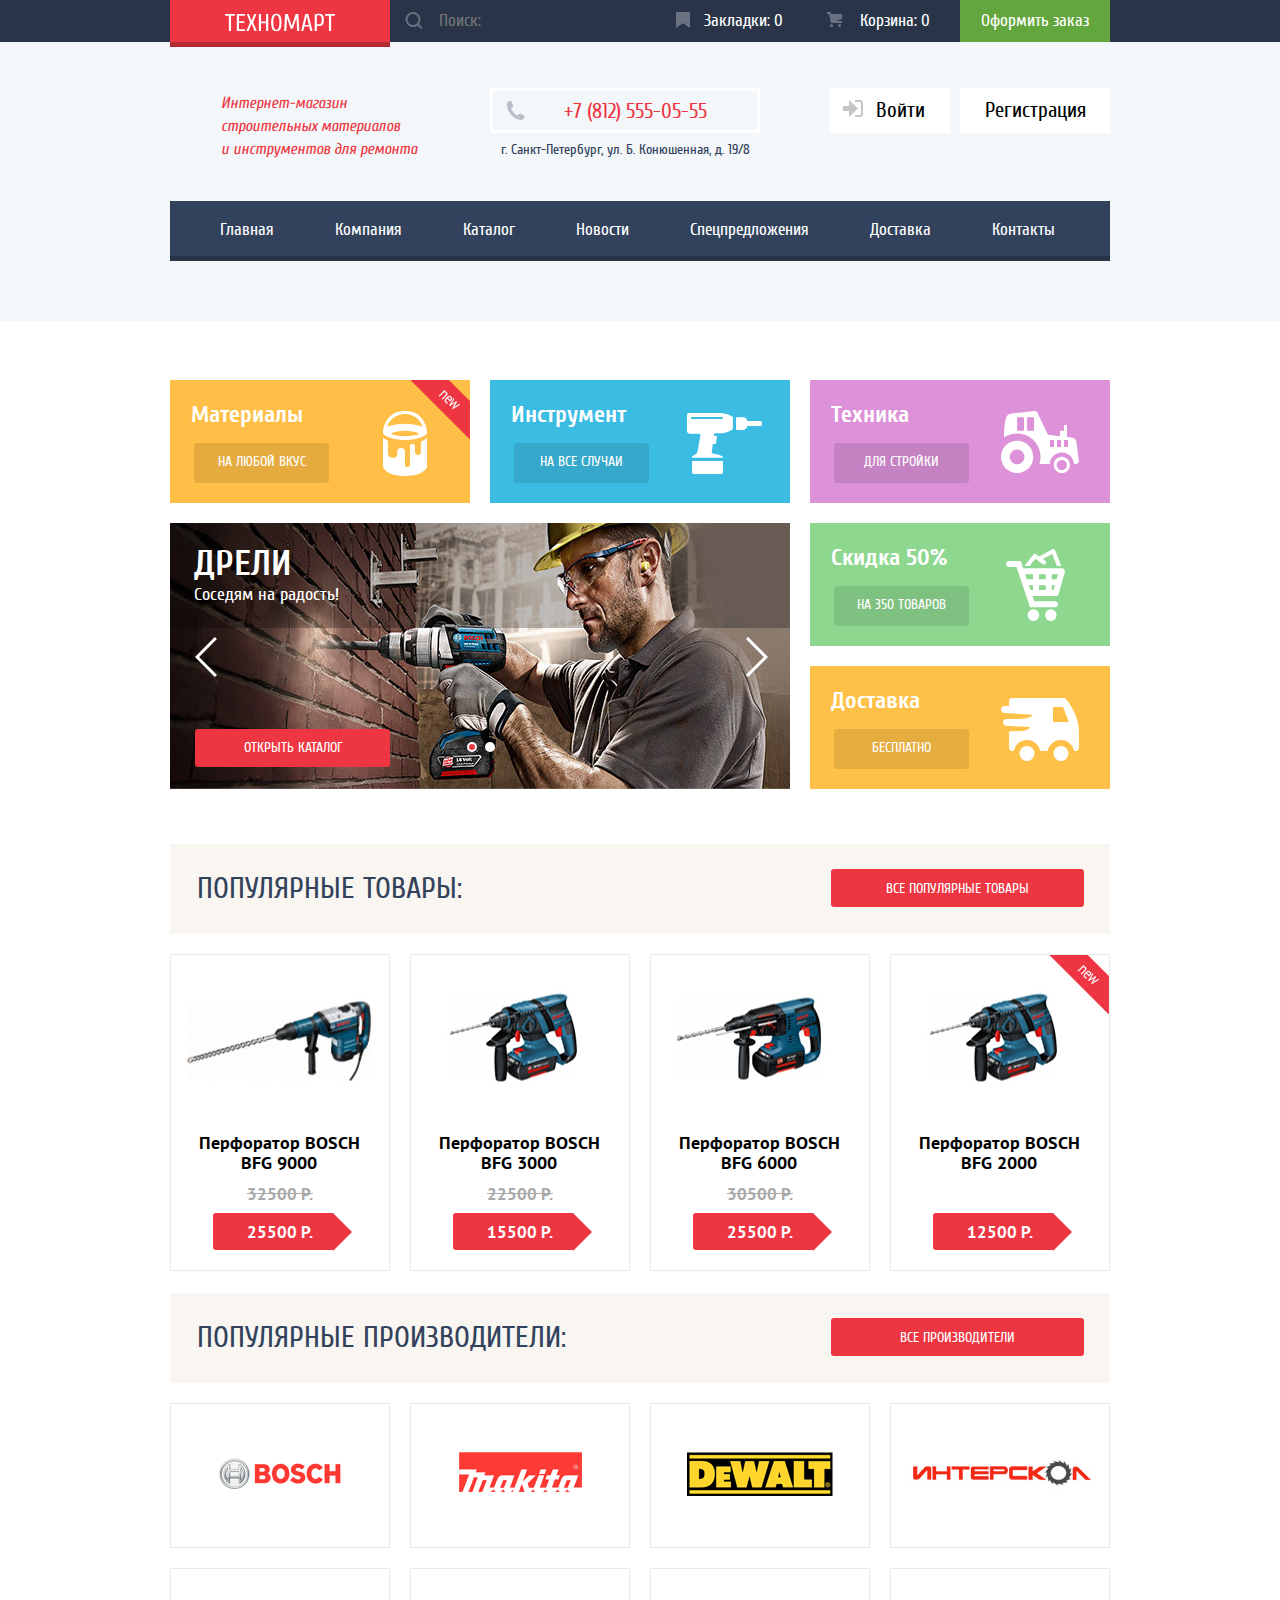
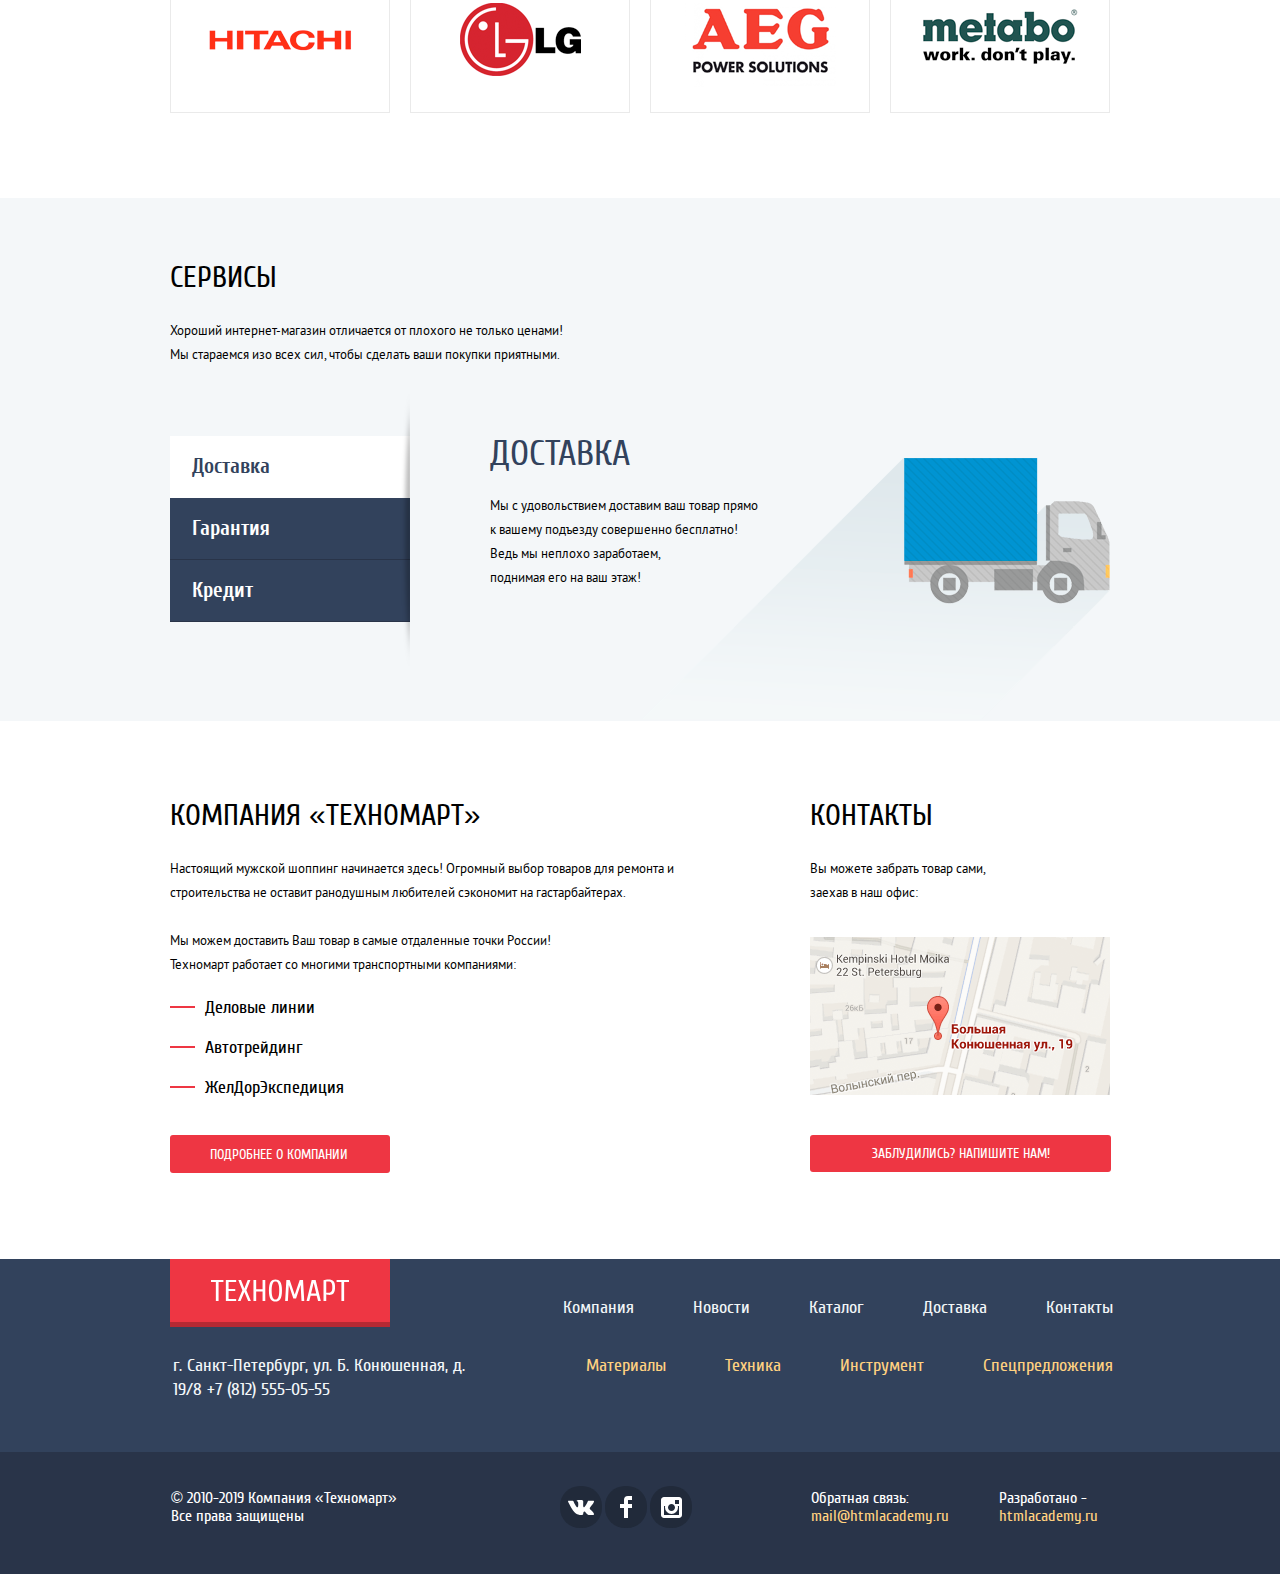
<file: index.html>
<!DOCTYPE html>
<html lang="ru">
  <head>
    <meta charset="utf-8">
    <title>HTML Academy: Техномарт</title>
    <link href="https://fonts.googleapis.com/css?family=PT+Sans+Narrow:400,700&amp;subset=latin,cyrillic" rel="stylesheet">
    <link href="https://fonts.googleapis.com/css?family=Cuprum:400,400i,700&display=swap" rel="stylesheet">
    <link href="css/normalize.css" rel="stylesheet">
    <link href="css/style-min.css" rel="stylesheet">
  </head>
  <body>
     <header class="main-header">
      <div class="menu-top-wrapper">
        <div class="container">
            <img class="header-logo" src="img/logo-technomart.svg" width="110" height="19" alt="Логотип Техномарт">
            <form class="search-form" action="#" method="get">
              <input class="search" type="search" name="site-search" placeholder="Поиск:">
              <svg xmlns="http://www.w3.org/2000/svg" width="17" height="17" viewBox="0 0 17 17"><path fill="#ffffff" d="M17 15.586l-3.542-3.542A7.465 7.465 0 0 0 15 7.5 7.5 7.5 0 1 0 7.5 15c1.71 0 3.282-.579 4.544-1.542L15.586 17 17 15.586zM2 7.5C2 4.467 4.467 2 7.5 2 10.532 2 13 4.467 13 7.5c0 3.032-2.468 5.5-5.5 5.5A5.506 5.506 0 0 1 2 7.5z"/></svg>
            </form>
            <a class="header-button bookmark" href="#">Закладки: 0</a>
            <a class="header-button basket-top" href="#">Корзина: 0</a>
            <a class="checkout" href="#">Оформить заказ</a>
         </div>
      </div>
      <div class="menu-middle-wrapper">
        <div class="container">
            <h1 class="visually-hidden">Интернет-магазин</h1>
              <p class="about-store">Интернет-магазин строительных материалов <br>и инструментов для ремонта</p>
              <ul class="header-contacts">
                <li class="header-contacts-number">+7 (812) 555-05-55</li>
                <li class="header-contacts-address">г. Санкт-Петербург, ул. Б. Конюшенная, д. 19/8</li>
              </ul>
              <ul class="user-navigation">
                <li class="user-navigation-in">
                  <a class="user-navigation-link login" href="#">
                    <svg xmlns="http://www.w3.org/2000/svg" width="20" height="17" viewBox="0 0 20 17"><path fill="#c5c5c5" d="M14.875 8.5L6 0v6H0v5h6v6z"/><path fill="#c5c5c5" d="M16.986 15.01h-5.027V17h5.027c2.178 0 3.004-1.81 3.029-3.026V3.028C19.99 1.811 19.164 0 16.986 0h-5.027v1.99h5.027c.839 0 .992.681 1.01 1.057v10.904c-.017.376-.171 1.059-1.01 1.059z"/></svg>
                    Войти
                  </a>
                </li>
                <li class="user-navigation-registration"><a class="user-navigation-link registration" href="#">Регистрация</a></li>
              </ul>
          </div>
          <nav class="main-navigation">
            <ul class="site-navigation">
              <li class="site-navigation-item"><a class="site-navigation-current">Главная</a></li>
              <li class="site-navigation-item"><a class="site-navigation-link" href="#">Компания</a></li>
              <li class="site-navigation-item"><a class="site-navigation-link" href="catalog.html">Каталог</a></li>
              <li class="site-navigation-item"><a class="site-navigation-link" href="#">Новости</a></li>
              <li class="site-navigation-item"><a class="site-navigation-link" href="#">Спецпредложения</a></li>
              <li class="site-navigation-item"><a class="site-navigation-link" href="#">Доставка</a></li>
              <li class="site-navigation-item"><a class="site-navigation-link" href="#">Контакты</a></li>
            </ul>
          </nav>

      </div>
     </header>
     <main class="main-part">
       <section class="promo">
         <div class="container">
           <h2 class="visually-hidden">Промо-блок</h2>
           <div class="block promo-materials">
             <span class="promo-material">Материалы</span>
             <div class="flag">новинка</div>
             <a class="promo-material-link" href="#">На любой вкус</a>
           </div>
           <div class="block promo-instrument">
             <span class="promo-material">Инструмент</span>
             <a class="promo-material-link" href="#">На все случаи</a>
           </div>
           <div class="block promo-technique">
             <span class="promo-material">Техника</span>
             <a class="promo-material-link" href="#">Для стройки</a>
           </div>
           <div class="slider-wrapper">
             <input class="visually-hidden sliders-point" type="radio" id="slider1" name="p-slider" checked>
             <input class="visually-hidden sliders-point" type="radio" id="slider2" name="p-slider">
             <div class="slider-controls">
               <label for="slider1" class="slider-point"></label>
               <label for="slider2" class="slider-point"></label>
             </div>
             <div class="promo-driils">
                  <span class="promo-item">Дрели</span>
                  <span class="promo-note">Соседям на радость!</span>
                  <a class="main-button" href="catalog.html">Открыть каталог</a>
              </div>
              <div class="promo-perforators">
                  <span class="promo-item">Перфораторы</span>
                  <span class="promo-note">Настоящие мужские игрушки</span>
                  <a class="main-button" href="catalog.html">Открыть каталог</a>
              </div>
              <button class="slider pre-slide" type="button">
                 <span class="visually-hidden">Предыдущий слайд</span>
                 <svg xmlns="http://www.w3.org/2000/svg" width="22" height="40" viewBox="0 0 22 40">
                     <path fill="#FFF" d="M19.83-.035l2.089 2.099L4.13 19.947l17.847 17.939-2.09 2.099L-.048 19.947z"/>
                 </svg>
               </button>
               <button class="slider next-slide" type="button">
                 <span class="visually-hidden">Следующий слайд</span>
                 <svg xmlns="http://www.w3.org/2000/svg" width="22" height="40" viewBox="0 0 22 40">
                     <path fill="#FFF" d="M2.098-.035L.009 2.064l17.789 17.883L-.048 37.886l2.089 2.099 19.935-20.038z"/>
                 </svg>
               </button>
           </div>
           <div class="second-column-wrapper">
             <div class="block promo-discount">
               <span class="promo-material">Скидка 50%</span>
               <a class="promo-material-link" href="#">на 350 товаров</a>
             </div>
             <div class="block promo-delivery">
               <span class="promo-material">Доставка</span>
               <a class="promo-material-link" href="#">Бесплатно</a>
             </div>
           </div>

         </div>
       </section>
       <section class="popular-items">
         <div class="container">
           <div class="popular-header">
             <h2 class="popular">Популярные товары:</h2>
             <a class="main-button" href="#">Все популярные товары</a>
           </div>
           <ul class="popular-item">
             <li class="catalog-item">
               <img class="catalog-items" src="img/perforator_9000.jpg" width="220" height="170" alt="Перфоратор BOSCH BFG 9000">
               <div class="shopping-menu">
                 <a class="button-buy" href="#">Купить</a>
                 <a class="button-bookmark" href="#">В закладки</a>
               </div>
               <h4 class="name-of-item">Перфоратор BOSCH BFG 9000</h4>
               <div class="old-price">32500 p.</div>
               <div class="new-price">25500 p.</div>
             </li>
             <li class="catalog-item">
               <img class="catalog-items" src="img/perforator_3000.jpg" width="220" height="170" alt="Перфоратор BOSCH BFG 3000">
               <div class="shopping-menu">
                 <a class="button-buy" href="#">Купить</a>
                 <a class="button-bookmark" href="#">В закладки</a>
               </div>
               <h4 class="name-of-item">Перфоратор BOSCH BFG 3000</h4>
               <div class="old-price">22500 p.</div>
               <div class="new-price">15500 p.</div>
             </li>
             <li class="catalog-item">
               <img class="catalog-items" src="img/perforator_6000.jpg" width="220" height="170" alt="Перфоратор BOSCH BFG 6000">
               <div class="shopping-menu">
                 <a class="button-buy" href="#">Купить</a>
                 <a class="button-bookmark" href="#">В закладки</a>
               </div>
               <h4 class="name-of-item">Перфоратор BOSCH BFG 6000</h4>
               <div class="old-price">30500 p.</div>
               <div class="new-price">25500 p.</div>
             </li>
             <li class="catalog-item">
               <img class="catalog-items" src="img/perforator_2000.jpg" width="220" height="170" alt="Перфоратор BOSCH BFG 2000">
               <div class="shopping-menu">
                 <a class="button-buy" href="#">Купить</a>
                 <a class="button-bookmark" href="#">В закладки</a>
               </div>
               <div class="flag flag-new">новинка</div>
               <h4 class="name-of-item">Перфоратор BOSCH BFG 2000</h4>
               <div class="old-price"></div>
               <div class="new-price">12500 p.</div>
             </li>
           </ul>
         </div>
       </section>
       <section class="popular-producers">
         <div class="container">
           <div class="popular-header">
             <h2 class="popular">Популярные производители:</h2>
             <a class="main-button" href="#">Все производители</a>
           </div>
           <ul class="producer-name">
             <li class="producer">
               <a class="producer-link" href="#">
                 <img class="producer-logo" src="img/bosch-logo.png" width="126" height="37" alt="Логотип BOSCH">
               </a>
             </li>
             <li class="producer">
               <a class="producer-link" href="#">
                 <img class="producer-logo" src="img/makita-logo.png" width="123" height="40" alt="Логотип Makita">
               </a>
             </li>
             <li class="producer">
               <a class="producer-link" href="#">
                 <img class="producer-logo" src="img/dewalt-logo.png" width="146" height="44" alt="Логотип DeWALT">
               </a>
             </li>
             <li class="producer">
               <a class="producer-link" href="#">
                 <img class="producer-logo" src="img/interskol-logo.png" width="200" height="88" alt="Логотип Интерскол">
               </a>
             </li>
             <li class="producer">
               <a class="producer-link" href="#">
                 <img class="producer-logo" src="img/hitachi-logo.png" width="169" height="31" alt="Логотип HITSCHI">
               </a>
             </li>
             <li class="producer">
               <a class="producer-link" href="#">
                 <img class="producer-logo" src="img/lg-logo.png" width="121" height="73" alt="Логотип LG">
               </a>
             </li>
             <li class="producer">
               <a class="producer-link" href="#">
                 <img class="producer-logo" src="img/aeg-logo.png" width="151" height="96" alt="Логотип AEG">
               </a>
             </li>
             <li class="producer">
               <a class="producer-link" href="#">
                 <img class="producer-logo" src="img/metabo-logo.png" width="204" height="69" alt="Логотип Metabo">
               </a>
             </li>
           </ul>
         </div>
       </section>
       <section class="services">
         <div class="container">
           <h2 class="short-about-company">Сервисы</h2>
           <p class="сompany-details">Хороший интернет-магазин отличается от плохого не только ценами!
              Мы стараемся изо всех сил, чтобы сделать ваши покупки приятными.</p>
           <div class="services-wrapper">
             <input class="visually-hidden service" type="radio" id="delivery-point" name="service-point" checked>
             <input class="visually-hidden service" type="radio" id="warranty-point" name="service-point">
             <input class="visually-hidden service" type="radio" id="credit-point" name="service-point">
             <div class="first-column">
               <label for="delivery-point" class="service-point">Доставка</label>
               <label for="warranty-point" class="service-point">Гарантия</label>
               <label for="credit-point" class="service-point">Кредит</label>
             </div>
             <div class="second-column">
               <div class="delivery">
                 <h3 class="service-name">Доставка</h3>
                 <p class="сompany-details">Мы с удовольствием доставим ваш товар прямо к вашему подъезду совершенно бесплатно!
                 Ведь мы неплохо заработаем,<br> поднимая его на ваш этаж!</p>
               </div>
               <div class="warranty">
                   <h3 class="service-name">Гарантия</h3>
                   <p class="сompany-details">Если купленный у нас товар поломается или заискрит,<br> а также в случае пожара, спровацированного его возгаранием,
                     вы всегда можете быть уверены в нашей гарантии. Мы обменяем сгоревший товар на новый.</p>
                   <p class="сompany-details">Дом уж восстановите как-нибудь сами.</p>
                </div>
                <div class="credit">
                   <h3 class="service-name">Кредит</h3>
                   <p class="сompany-details">Залезть в долговую яму стало проще!</p>
                   <p class="сompany-details">Кредитные консультанты придут вам на помощь</p>
                   <a href="#" class="main-button">Отправить заявку</a>
                </div>
             </div>
           </div>
         </div>
       </section>
       <section class="about-company">
          <div class="container">
            <div class="company-description">
              <h2 class="short-about-company">Компания &laquo;Техномарт&raquo;</h2>
              <p class="сompany-details">Настоящий мужской шоппинг начинается здесь! Огромный выбор товаров для ремонта и строительства не оставит ранодушным
           любителей сэкономит на гастарбайтерах.</p>
              <p class="сompany-details-delivery">Мы можем доставить Ваш товар в самые отдаленные точки России! Техномарт работает со многими транспортными компаниями:</p>
              <ul class="partners">
                <li class="partner-name">Деловые линии</li>
                <li class="partner-name">Автотрейдинг</li>
                <li class="partner-name">ЖелДорЭкспедиция</li>
              </ul>
              <a class="main-button" href="#">Подробнее о компании</a>
            </div>
            <div class="main-contacts">
             <h2 class="short-about-company">Контакты</h2>
             <p class="сompany-details">Вы можете забрать товар сами, заехав в наш офис:</p>
             <a class="map-link" href="https://www.google.ru/maps/place/Большая+Конюшенная+ул.,+19%2F8,+Санкт-Петербург,+191186/@59.9387165,30.3208587,17z/data=!3m1!4b1!4m5!3m4!1s0x4696310fca145cc1:0x42b32648d8238007!8m2!3d59.9387165!4d30.3230474?hl=ru">
               <img class="little-map" src="img/map.png" width="300" height="158" alt="Адрес компании: Большая Конюшенная ул., 19">
             </a>
             <a class="main-button open-message" href="#">Заблудились? Напишите нам!</a>
            </div>
          </div>
      </section>
      <section class="modal map-popup">
        <h2 class="visually-hidden">Адрес компании</h2>
          <iframe src="https://www.google.com/maps/embed?pb=!1m18!1m12!1m3!1d1998.6037872533277!2d30.320858716096975!3d59.93871648187614!2m3!1f0!2f0!3f0!3m2!1i1024!2i768!4f13.1!3m3!1m2!1s0x4696310fca145cc1%3A0x42b32648d8238007!2z0JHQvtC70YzRiNCw0Y8g0JrQvtC90Y7RiNC10L3QvdCw0Y8g0YPQuy4sIDE5LzgsINCh0LDQvdC60YIt0J_QtdGC0LXRgNCx0YPRgNCzLCAxOTExODY!5e0!3m2!1sru!2sru!4v1562267234108!5m2!1sru!2sru" width="940" height="447" style="border:0" allowfullscreen></iframe>
        <button class="button-close" type="button">Закрыть</button>
      </section>
      <section class="modal write-us-items">
          <h2 class="visually-hidden">Напишите нам</h2>
          <form class="write-us-form" action="#" method="post">
            <div class="write-us-form-wrapper">
              <p class="write-us-item">
                <label for="write-us-form-sender">Ваше имя:</label>
                <input id="write-us-form-sender" class="sender-name" type="text" name="sender-name" placeholder="Имя Фамилия">
              </p>
              <p class="write-us-item">
                <label for="write-us-form-email">Ваш e-mail:</label>
                <input id="write-us-form-email" class="email" type="text" name="email" placeholder="email@example.com">
              </p>
              <p class="write-us-item">
                <label for="write-us-form-text">Текст письма:</label>
                <textarea id="write-us-form-text" class="mail-text" name="mail-text" placeholder="В свободной форме"></textarea>
              </p>
              <button class="button-close" type="button">Закрыть</button>
            </div>
            <div class="bottom-write-us">
              <button class="button-send" type="submit">Отправить</button>
            </div>
          </form>
      </section>
     </main>
     <footer class="main-footer">
       <div class="container">
         <div class="footer-colums">
           <img class="footer-logo" src="img/logo-technomart.svg" width="138" height="23" alt="Логотип Техномарт">
           <p class="footer-contacts">г. Санкт-Петербург, ул. Б. Конюшенная, д. 19/8 +7 (812) 555-05-55</p>
         </div>
         <div class="footer-menu">
           <ul class="footer-navigation-main">
             <li class="footer-navigation-item"><a class="footer-navigation-link" href="#">Компания</a></li>
             <li class="footer-navigation-item"><a class="footer-navigation-link" href="#">Новости</a></li>
             <li class="footer-navigation-item"><a class="footer-navigation-link" href="catalog.html">Каталог</a></li>
             <li class="footer-navigation-item"><a class="footer-navigation-link" href="#">Доставка</a></li>
             <li class="footer-navigation-item"><a class="footer-navigation-link" href="#">Контакты</a></li>
           </ul>
           <ul class="footer-navigation">
             <li class="list-items"><a class="footer-navigation-link" href="#">Материалы</a></li>
             <li class="list-items"><a class="footer-navigation-link" href="#">Техника</a></li>
             <li class="list-items"><a class="footer-navigation-link" href="#">Инструмент</a></li>
             <li class="list-items"><a class="footer-navigation-link" href="#">Спецпредложения</a></li>
           </ul>
         </div>
       </div>
       <div class="bottom-footer">
         <div class="container">
           <p class="footer-copyright">&copy; 2010-2019 Компания &laquo;Техномарт&raquo; Все права защищены</p>
           <div class="footer-social">
             <ul class="social-list">
               <li class="social-item">
                 <a class="social-button" href="#">
                   <span class="visually-hidden">Вконтакте</span>
                   <svg xmlns="http://www.w3.org/2000/svg" width="26" height="15" viewBox="0 0 26 15"><path fill="#FFF" d="M16.138 11.51c.956-.309 2.18 2.04 3.483 2.939.978.681 1.727.534 1.727.534l3.473-.05s1.815-.112.957-1.554c-.071-.12-.503-1.069-2.585-3.022-2.177-2.043-1.882-1.712.739-5.244 1.597-2.153 2.236-3.468 2.036-4.028-.192-.539-1.365-.399-1.365-.399L20.69.713c-.381.001-.704.119-.851.515-.003.004-.621 1.666-1.445 3.079-1.741 2.989-2.436 3.148-2.724 2.961-.661-.433-.494-1.737-.494-2.664 0-2.897.432-4.105-.846-4.417-.427-.104-.739-.172-1.828-.182-1.392-.021-2.574 0-3.244.329-.445.223-.786.712-.579.74.26.035.843.16 1.155.586.401.552.389 1.789.389 1.789s.229 3.411-.54 3.834c-.528.29-1.25-.302-2.803-3.016-.793-1.388-1.392-2.922-1.392-2.922s-.116-.285-.326-.441c-.25-.185-.6-.244-.6-.244L.848.684S.29.7.085.946c-.182.218-.015.668-.015.668s2.909 6.881 6.203 10.347c3.02 3.182 6.452 2.971 6.452 2.971h1.555s.469-.054.709-.312c.224-.24.214-.691.214-.691s-.031-2.109.935-2.419z"/></svg>
                 </a>
               </li>
               <li class="social-item">
                 <a class="social-button" href="#">
                   <span class="visually-hidden">Фейсбук</span>
                   <svg xmlns="http://www.w3.org/2000/svg" width="12" height="22" viewBox="0 0 12 22"><path fill="#FFF" d="M12 4V0H8a4 4 0 0 0-4 4v4H0v4h4v10h4V12h4V8H8V4h4z"/></svg>
                 </a>
               </li>
               <li class="social-item">
                 <a class="social-button" href="#">
                   <span class="visually-hidden">Инстаграм</span>
                   <svg xmlns="http://www.w3.org/2000/svg" width="21" height="21" viewBox="0 0 21 21"><path fill="#FFF" d="M18 0H3C1.35 0 0 1.35 0 3v15c0 1.65 1.35 3 3 3h15c1.65 0 3-1.35 3-3V3c0-1.65-1.35-3-3-3zm-7.5 7c1.93 0 3.5 1.57 3.5 3.5S12.43 14 10.5 14 7 12.43 7 10.5 8.57 7 10.5 7zM18 18H3V9h1.181A6.504 6.504 0 0 0 4 10.5a6.5 6.5 0 1 0 13 0 6.45 6.45 0 0 0-.181-1.5H18v9zm0-11h-4V3h4v4z"/></svg>
                 </a>
               </li>
             </ul>
           </div>
           <div class="footer-feedback">Обратная связь:
             <a class="footer-feedback-mail" href="#">mail@htmlacademy.ru</a>
           </div>
           <div class="footer-developer">Разработано -
             <a class="footer-developer-site" href="https://htmlacademy.ru/intensive/htmlcss">htmlacademy.ru</a>
           </div>
         </div>
      </div>
     </footer>
     <script src="js/script-min.js"></script>
   </body>
 </html>
</file>
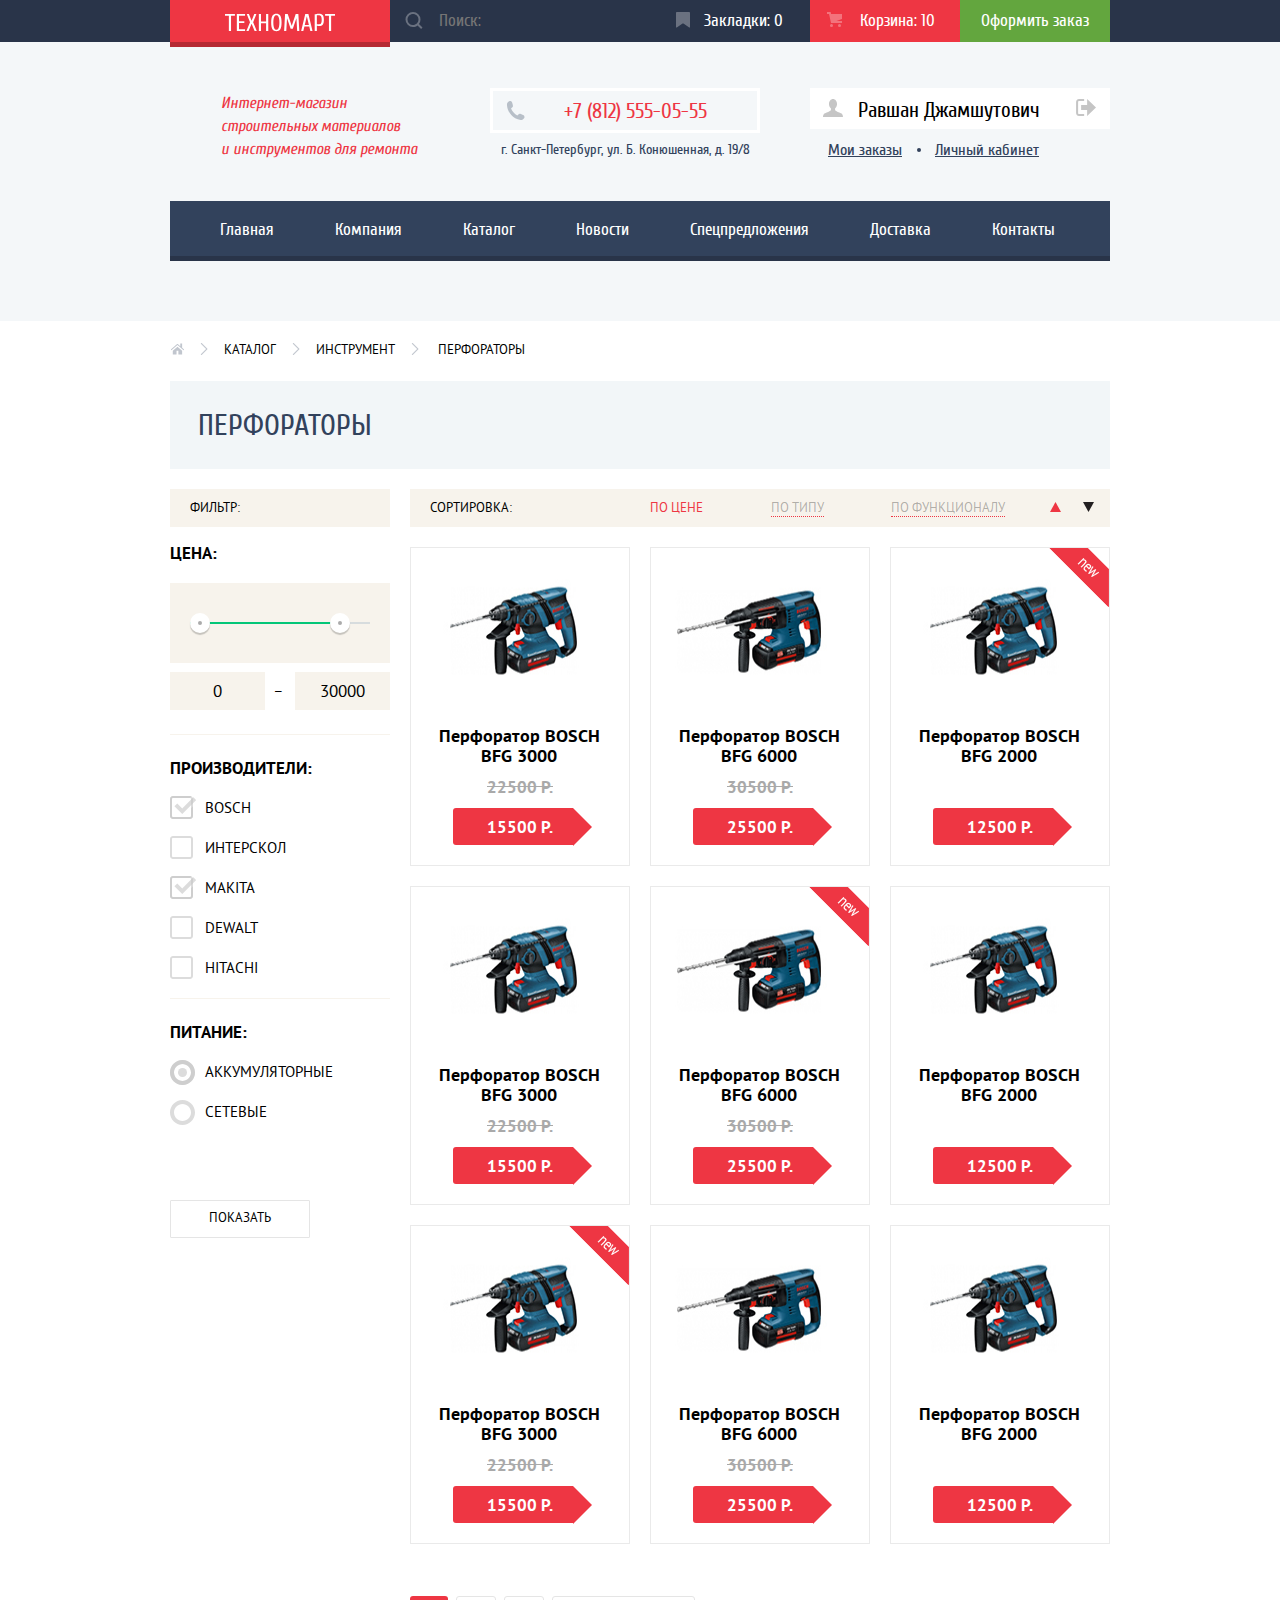
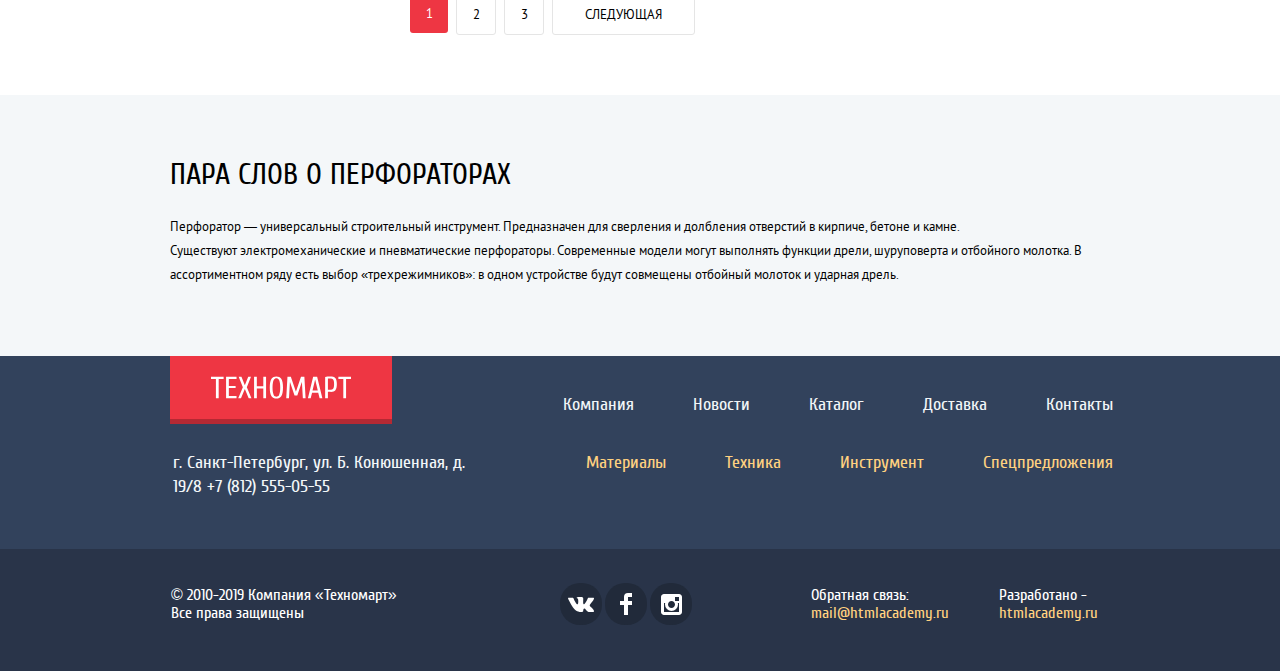
<file: catalog.html>
<!DOCTYPE html>
<html lang="ru">
  <head>
    <meta charset="utf-8">
    <title>HTML Academy: Техномарт</title>
    <link href="https://fonts.googleapis.com/css?family=PT+Sans+Narrow:400,700&amp;subset=latin,cyrillic" rel="stylesheet">
    <link href="https://fonts.googleapis.com/css?family=Cuprum:400,400i,700&display=swap" rel="stylesheet">
    <link href="css/normalize.css" rel="stylesheet">
    <link href="css/style-min.css" rel="stylesheet">
  </head>
  <body class="catalog-page">
    <header class="main-header">
      <div class="menu-top-wrapper">
        <div class="container">
          <a  class="header-logo-link" href="index.html">
            <img class="header-logo" src="img/logo-technomart.svg" width="110" height="19" alt="Логотип Техномарт">
          </a>
          <form class="search-form" action="#" method="get">
            <input class="search" type="search" name="site-search" placeholder="Поиск:">
            <svg xmlns="http://www.w3.org/2000/svg" width="17" height="17" viewBox="0 0 17 17"><path fill="#ffffff" d="M17 15.586l-3.542-3.542A7.465 7.465 0 0 0 15 7.5 7.5 7.5 0 1 0 7.5 15c1.71 0 3.282-.579 4.544-1.542L15.586 17 17 15.586zM2 7.5C2 4.467 4.467 2 7.5 2 10.532 2 13 4.467 13 7.5c0 3.032-2.468 5.5-5.5 5.5A5.506 5.506 0 0 1 2 7.5z"/></svg>
          </form>
          <a class="header-button bookmark" href="#">Закладки: 0</a>
          <a class="header-button basket-top" href="#">Корзина: 10</a>
          <a class="checkout" href="#">Оформить заказ</a>
        </div>
      </div>
      <div class="menu-middle-wrapper">
        <div class="container">
          <h1 class="visually-hidden">Интернет-магазин</h1>
          <p class="about-store">Интернет-магазин строительных материалов <br>и инструментов для ремонта</p>
          <ul class="header-contacts">
            <li class="header-contacts-number">+7 (812) 555-05-55</li>
            <li class="header-contacts-address">г. Санкт-Петербург, ул. Б. Конюшенная, д. 19/8</li>
          </ul>
          <div class="account-in">
            <ul class="user-navigation-account-in">
              <li class="user-navigation-account">
                <a class="user-navigation-profile" href="#">
                  <svg xmlns="http://www.w3.org/2000/svg" width="20" height="18" viewBox="0 0 20 18">
                      <path fill="#32425C" d="M17.881 14.166c-2.144-.735-4.256-1.666-5.207-2.39-.657-.501-.77-1.618-.517-2.415 1.118-.903 1.864-2.477 1.864-4.278C14.021 2.276 12.221 0 10 0S5.979 2.276 5.979 5.083c0 1.801.746 3.374 1.863 4.277.253.798.141 1.915-.517 2.416-.95.724-3.063 1.654-5.207 2.39S0 18 0 18h20s.025-3.099-2.119-3.834z"/>
                  </svg>
                Равшан Джамшутович
                </a>
              </li>
              <li class="user-navigation-account">
                <a class="user-navigation-logout" href="#">
                  <svg xmlns="http://www.w3.org/2000/svg" width="21" height="17" viewBox="0 0 21 17"><g fill="#c5c5c5"><path fill="#c5c5c5" d="M21 8.5L12.125 0v6h-6v5h6v6z"/><path fill="#c5c5c5" d="M3.106 13.952V3.048c.018-.376.171-1.057 1.01-1.057h5.027V0H4.116C1.938 0 1.112 1.81 1.087 3.027v10.946C1.112 15.189 1.938 17 4.116 17h5.027v-1.99H4.116c-.839 0-.992-.683-1.01-1.058z"/></g></svg>
                </a>
              </li>
            </ul>
            <div class="account-details">
              <a class="my-orders" href="#">Мои заказы</a>
              <a class="account" href="#">Личный кабинет</a>
            </div>
          </div>
        </div>
          <nav class="main-navigation">
            <ul class="site-navigation">
              <li class="site-navigation-item"><a class="site-navigation-link" href="index.html">Главная</a></li>
              <li class="site-navigation-item"><a class="site-navigation-link" href="#">Компания</a></li>
              <li class="site-navigation-item"><a class="site-navigation-current">Каталог</a></li>
              <li class="site-navigation-item"><a class="site-navigation-link" href="#">Новости</a></li>
              <li class="site-navigation-item"><a class="site-navigation-link" href="#">Спецпредложения</a></li>
              <li class="site-navigation-item"><a class="site-navigation-link" href="#">Доставка</a></li>
              <li class="site-navigation-item"><a class="site-navigation-link" href="#">Контакты</a></li>
            </ul>
          </nav>
      </div>
    </header>
    <main class="main-part">
          <div class="container">
            <ul class="breadcrumbs">
              <li class="breadcrumbs-item">
                <a class="breadcrumbs-link" href="index.html">
                  <img class="icon-home" src="img/icon-home.svg" width="14" height="12" alt="Главная">
                </a>
              </li>
              <li class="breadcrumbs-item"><a class="breadcrumbs-link" href="catalog.html">Каталог</a></li>
              <li class="breadcrumbs-item"><a class="breadcrumbs-link" href="#">Инструмент</a></li>
              <li class="breadcrumbs-item"><a class="breadcrumbs-current">Перфораторы</a></li>
            </ul>
          </div>
          <div class="container">
            <h2 class="catalog-name">Перфораторы</h2>
          </div>
          <div class="catalog-wrapper">
            <div class="container">
              <section class="filters">
                <h3 class="selection">Фильтр:</h3>
                <form class="filters-form" action="#" method="get">
                  <fieldset class="filter-fields">
                    <legend class="filter-field">Цена:</legend>
                    <div class="filter-range">
                      <div class="range-controls">
                        <div class="scale">
                          <div class="bar"></div>
                        </div>
                        <div class="range-toggle range-toggle-min"></div>
                        <div class="range-toggle range-toggle-max"></div>
                      </div>
                      <div class="price-controls">
                          <input class="min-price" type="text" name="min-price" value="0">
                          <span class="price-range">&lowbar;</span>
                          <input class="max-price" type="text" name="max-price" value="30000">
                      </div>
                    </div>
                  </fieldset>
                  <fieldset class="filter-fields">
                    <legend class="filter-field">Производители:</legend>
                    <ul class="filter-options">
                      <li class="filter-option">
                        <input class="visually-hidden filter-input-checkbox" type="checkbox" name="bosch" id="filter-bosch" checked>
                        <label for="filter-bosch">Bosch</label>
                      </li>
                      <li class="filter-option">
                        <input class="visually-hidden filter-input-checkbox" type="checkbox" name="interskol" id="filter-interskol">
                        <label for="filter-interskol">Интерскол</label>
                      </li>
                      <li class="filter-option">
                        <input class="visually-hidden filter-input-checkbox" type="checkbox" name="makita" id="filter-makita" checked>
                        <label for="filter-makita">Makita</label>
                      </li>
                      <li class="filter-option">
                        <input class="visually-hidden filter-input-checkbox" type="checkbox" name="dewalt" id="filter-dewalt">
                        <label for="filter-dewalt">Dewalt</label>
                      </li>
                      <li class="filter-option">
                        <input class="visually-hidden filter-input-checkbox" type="checkbox" name="filter-hitachi" id="filter-hitachi">
                        <label for="filter-hitachi">Hitachi</label>
                      </li>
                    </ul>
                    </fieldset>
                    <fieldset class="filter-fields">
                    <legend class="filter-field">Питание:</legend>
                    <ul class="filter-options">
                      <li class="filter-option">
                        <input class="visually-hidden filter-input-radio" type="radio" name="supply" value="accumulator" id="filter-accumulator" checked>
                        <label for="filter-accumulator">Аккумуляторные</label>
                      </li>
                      <li class="filter-option">
                        <input class="visually-hidden filter-input-radio" type="radio" name="supply" value="networked" id="filter-networked">
                        <label for="filter-networked">Сетевые</label>
                      </li>
                    </ul>
                  </fieldset>
                  <button type="submit" class="filter-button">Показать</button>
                </form>
              </section>
              <div class="catalog-page-wrapper">
                <section class="sorting">
                  <h3 class="selection">Сортировка:</h3>
                  <ul class="selection-options">
                    <li class="selection-option"><a class="selection-link selected" href="#">По цене</a></li>
                    <li class="selection-option"><a class="selection-link" href="#">По типу</a></li>
                    <li class="selection-option"><a class="selection-link" href="#">По функционалу</a></li>
                  </ul>
                  <div class="sorting-pointer">
                    <a class="selection-link-sorting selected" href="#">
                      <span class="visually-hidden">По возрастанию</span>
                      <svg xmlns="http://www.w3.org/2000/svg" width="11" height="10" viewBox="0 0 11 10">
                          <path fill="#231F20" d="M5.5 0L0 10h11z"/>
                      </svg>
                    </a>
                    <a class="selection-link-sorting" href="#">
                      <span class="visually-hidden">По убыванию</span>
                      <svg xmlns="http://www.w3.org/2000/svg" width="11" height="10" viewBox="0 0 11 10">
                          <path fill="#231F20" d="M5.5 10L0 0h11"/>
                      </svg>
                    </a>
                  </div>
                </section>
              <section class="catalog">
                <h3 class="visually-hidden">Список товаров</h3>
                <ul class="catalog-list">
                  <li class="catalog-item">
                    <img class="catalog-items" src="img/perforator_3000.jpg" width="220" height="170" alt="Перфоратор BOSCH BFG 3000">
                    <div class="shopping-menu">
                      <a class="button-buy" href="#">Купить</a>
                      <a class="button-bookmark" href="#">В закладки</a>
                    </div>
                    <h4 class="name-of-item">Перфоратор BOSCH BFG 3000</h4>
                    <div class="old-price">22500 P.</div>
                    <a class="new-price" href="#">15500 P.</a>
                  </li>
                  <li class="catalog-item">
                    <img class="catalog-items" src="img/perforator_6000.jpg" width="220" height="170" alt="Перфоратор BOSCH BFG 6000">
                    <div class="shopping-menu">
                      <a class="button-buy" href="#">Купить</a>
                      <a class="button-bookmark" href="#">В закладки</a>
                    </div>
                    <h4 class="name-of-item">Перфоратор BOSCH BFG 6000</h4>
                    <div class="old-price">30500 P.</div>
                    <a class="new-price" href="#">25500 P.</a>
                  </li>
                  <li class="catalog-item">
                    <img class="catalog-items" src="img/perforator_2000.jpg" width="220" height="170" alt="Перфоратор BOSCH BFG 2000">
                    <div class="flag flag-new">новинка</div>
                    <div class="shopping-menu">
                      <a class="button-buy" href="#">Купить</a>
                      <a class="button-bookmark" href="#">В закладки</a>
                    </div>
                    <h4 class="name-of-item">Перфоратор BOSCH BFG 2000</h4>
                    <div class="old-price"></div>
                    <a class="new-price" href="#">12500 P.</a>
                  </li>
                  <li class="catalog-item">
                    <img class="catalog-items" src="img/perforator_3000.jpg" width="220" height="170" alt="Перфоратор BOSCH BFG 3000">
                    <div class="shopping-menu">
                      <a class="button-buy" href="#">Купить</a>
                      <a class="button-bookmark" href="#">В закладки</a>
                    </div>
                    <h4 class="name-of-item">Перфоратор BOSCH BFG 3000</h4>
                    <div class="old-price">22500 P.</div>
                    <a class="new-price" href="#">15500 P.</a>
                  </li>
                  <li class="catalog-item">
                    <img class="catalog-items" src="img/perforator_6000.jpg" width="220" height="170" alt="Перфоратор BOSCH BFG 6000">
                    <div class="flag flag-new">новинка</div>
                    <div class="shopping-menu">
                      <a class="button-buy" href="#">Купить</a>
                      <a class="button-bookmark" href="#">В закладки</a>
                    </div>
                    <h4 class="name-of-item">Перфоратор BOSCH BFG 6000</h4>
                    <div class="old-price">30500 P.</div>
                    <a class="new-price" href="#">25500 P.</a>
                  </li>
                  <li class="catalog-item">
                    <img class="catalog-items" src="img/perforator_2000.jpg" width="220" height="170" alt="Перфоратор BOSCH BFG 2000">
                    <div class="shopping-menu">
                      <a class="button-buy" href="#">Купить</a>
                      <a class="button-bookmark" href="#">В закладки</a>
                    </div>
                    <h4 class="name-of-item">Перфоратор BOSCH BFG 2000</h4>
                    <div class="old-price"></div>
                    <a class="new-price" href="#">12500 P.</a>
                  </li>
                  <li class="catalog-item">
                    <img class="catalog-items" src="img/perforator_3000.jpg" width="220" height="170" alt="Перфоратор BOSCH BFG 3000">
                    <div class="flag flag-new">новинка</div>
                    <div class="shopping-menu">
                      <a class="button-buy" href="#">Купить</a>
                      <a class="button-bookmark" href="#">В закладки</a>
                    </div>
                    <h4 class="name-of-item">Перфоратор BOSCH BFG 3000</h4>
                    <div class="old-price">22500 P.</div>
                    <a class="new-price" href="#">15500 P.</a>
                  </li>
                  <li class="catalog-item">
                    <img class="catalog-items" src="img/perforator_6000.jpg" width="220" height="170" alt="Перфоратор BOSCH BFG 6000">
                    <div class="shopping-menu">
                      <a class="button-buy" href="#">Купить</a>
                      <a class="button-bookmark" href="#">В закладки</a>
                    </div>
                    <h4 class="name-of-item">Перфоратор BOSCH BFG 6000</h4>
                    <div class="old-price">30500 P.</div>
                    <a class="new-price" href="#">25500 P.</a>
                  </li>
                  <li class="catalog-item">
                    <img class="catalog-items" src="img/perforator_2000.jpg" width="220" height="170" alt="Перфоратор BOSCH BFG 2000">
                    <div class="shopping-menu">
                      <button class="button-buy">Купить</button>
                      <a class="button-bookmark" href="#">В закладки</a>
                    </div>
                    <h4 class="name-of-item">Перфоратор BOSCH BFG 2000</h4>
                    <div class="old-price"></div>
                    <a class="new-price" href="#">12500 P.</a>
                  </li>
                </ul>
                <ul class="pagination-list">
                    <li class="pagination-item"><a class="pagination-link-current">1</a></li>
                    <li class="pagination-item"><a class="pagination-link" href="#">2</a></li>
                    <li class="pagination-item"><a class="pagination-link" href="#">3</a></li>
                    <li class="pagination-item"><a class="pagination-link-next" href="#">Следующая</a></li>
                  </ul>
                </section>
              </div>
            </div>
          </div>
          <div class="about-perforators">
            <div class="container">
              <h3 class="about-perforator">Пара слов о перфораторах</h3>
              <p class="perforator-details">Перфоратор — универсальный строительный инструмент. Предназначен для сверления и долбления отверстий в кирпиче, бетоне и камне.</p>
              <p class="perforator-details">Существуют электромеханические и пневматические перфораторы. Современные модели могут выполнять функции дрели, шуруповерта и отбойного молотка. В ассортиментном ряду есть выбор
                &laquo;трехрежимников&raquo;: в одном устройстве будут совмещены отбойный молоток и ударная дрель.
            </div>
          </div>
          <section class="basket">
            <div class="top-basket">
              <h2 class="add-to-basket">Товар добавлен в корзину!</h2>
              <button class="button-close" type="button">Закрыть</button>
            </div>
            <div class="bottom-basket">
              <a class="buy-now" href="#">Оформить заказ</a>
              <button class="basket-close" type="button">Продолжить покупки</button>
            </div>
          </section>
        </main>
        <footer class="main-footer">
          <div class="container">
            <div class="footer-colums">
              <a class="footer-logo-link" href="index.html">
                <img class="footer-logo" src="img/logo-technomart.svg" width="140" height="23" alt="Логотип Техномарт">
              </a>
              <p class="footer-contacts">г. Санкт-Петербург, ул. Б. Конюшенная, д. 19/8 +7 (812) 555-05-55</p>
            </div>
            <div class="footer-menu">
              <ul class="footer-navigation-main">
                <li class="footer-navigation-item"><a class="footer-navigation-link" href="#">Компания</a></li>
                <li class="footer-navigation-item"><a class="footer-navigation-link" href="#">Новости</a></li>
                <li class="footer-navigation-item"><a class="footer-navigation-link" href="catalog.html">Каталог</a></li>
                <li class="footer-navigation-item"><a class="footer-navigation-link" href="#">Доставка</a></li>
                <li class="footer-navigation-item"><a class="footer-navigation-link" href="#">Контакты</a></li>
              </ul>
              <ul class="footer-navigation">
                <li class="list-items"><a class="footer-navigation-link" href="#">Материалы</a></li>
                <li class="list-items"><a class="footer-navigation-link" href="#">Техника</a></li>
                <li class="list-items"><a class="footer-navigation-link" href="#">Инструмент</a></li>
                <li class="list-items"><a class="footer-navigation-link" href="#">Спецпредложения</a></li>
              </ul>
            </div>
          </div>
          <div class="bottom-footer">
            <div class="container">
              <p class="footer-copyright">© 2010-2019 Компания &laquo;Техномарт&raquo; Все права защищены</p>
              <div class="footer-social">
                <ul class="social-list">
                  <li class="social-item">
                    <a class="social-button" href="#">
                      <span class="visually-hidden">Вконтакте</span>
                      <svg xmlns="http://www.w3.org/2000/svg" width="26" height="15" viewBox="0 0 26 15"><path fill="#FFF" d="M16.138 11.51c.956-.309 2.18 2.04 3.483 2.939.978.681 1.727.534 1.727.534l3.473-.05s1.815-.112.957-1.554c-.071-.12-.503-1.069-2.585-3.022-2.177-2.043-1.882-1.712.739-5.244 1.597-2.153 2.236-3.468 2.036-4.028-.192-.539-1.365-.399-1.365-.399L20.69.713c-.381.001-.704.119-.851.515-.003.004-.621 1.666-1.445 3.079-1.741 2.989-2.436 3.148-2.724 2.961-.661-.433-.494-1.737-.494-2.664 0-2.897.432-4.105-.846-4.417-.427-.104-.739-.172-1.828-.182-1.392-.021-2.574 0-3.244.329-.445.223-.786.712-.579.74.26.035.843.16 1.155.586.401.552.389 1.789.389 1.789s.229 3.411-.54 3.834c-.528.29-1.25-.302-2.803-3.016-.793-1.388-1.392-2.922-1.392-2.922s-.116-.285-.326-.441c-.25-.185-.6-.244-.6-.244L.848.684S.29.7.085.946c-.182.218-.015.668-.015.668s2.909 6.881 6.203 10.347c3.02 3.182 6.452 2.971 6.452 2.971h1.555s.469-.054.709-.312c.224-.24.214-.691.214-.691s-.031-2.109.935-2.419z"/></svg>
                    </a>
                  </li>
                  <li class="social-item">
                    <a class="social-button" href="#">
                      <span class="visually-hidden">Фейсбук</span>
                      <svg xmlns="http://www.w3.org/2000/svg" width="12" height="22" viewBox="0 0 12 22"><path fill="#FFF" d="M12 4V0H8a4 4 0 0 0-4 4v4H0v4h4v10h4V12h4V8H8V4h4z"/></svg>
                    </a>
                  </li>
                  <li class="social-item">
                    <a class="social-button" href="#">
                      <span class="visually-hidden">Инстаграм</span>
                      <svg xmlns="http://www.w3.org/2000/svg" width="21" height="21" viewBox="0 0 21 21"><path fill="#FFF" d="M18 0H3C1.35 0 0 1.35 0 3v15c0 1.65 1.35 3 3 3h15c1.65 0 3-1.35 3-3V3c0-1.65-1.35-3-3-3zm-7.5 7c1.93 0 3.5 1.57 3.5 3.5S12.43 14 10.5 14 7 12.43 7 10.5 8.57 7 10.5 7zM18 18H3V9h1.181A6.504 6.504 0 0 0 4 10.5a6.5 6.5 0 1 0 13 0 6.45 6.45 0 0 0-.181-1.5H18v9zm0-11h-4V3h4v4z"/></svg>
                    </a>
                  </li>
                </ul>
              </div>
              <div class="footer-feedback">Обратная связь:
                <a class="footer-feedback-mail" href="#">mail@htmlacademy.ru</a>
              </div>
              <div class="footer-developer">Разработано -
                <a class="footer-developer-site" href="https://htmlacademy.ru/intensive/htmlcss">htmlacademy.ru</a>
              </div>
            </div>
          </div>
        </footer>
        <script src="js/script-min.js"></script>      
      </body>
    </html>
</file>
<file: css/style-min.css>
@font-face{font-family:"Cuprum";src:url(../fonts/cuprum.woff) format("woff"),url(../fonts/cuprum.woff2) format("woff2");font-style:normal;font-weight:400}@font-face{font-family:"Cuprum";src:url(../fonts/cuprumbold.woff) format("woff"),url(../fonts/cuprumbold.woff2) format("woff2");font-style:normal;font-weight:700}@font-face{font-family:"Cuprum";src:url(../fonts/cuprumbolditalic.woff) format("woff"),url(../fonts/cuprumbolditalic.woff2) format("woff2");font-style:italic;font-weight:700}@font-face{font-family:"Cuprum";src:url(../fonts/cuprumbolditalic.woff) format("woff"),url(../fonts/cuprumbolditalic.woff2) format("woff2");font-style:italic;font-weight:700}@font-face{font-family:"PT Sans";src:url(../fonts/ptsans.woff) format("woff"),url(../fonts/ptsans.woff2) format("woff2");font-style:normal;font-weight:400}@font-face{font-family:"PT Sans";src:url(../fonts/ptsansbold.woff) format("woff"),url(../fonts/ptsansbold.woff2) format("woff2");font-style:normal;font-weight:700}body{margin:0;padding:0;font-family:"Cuprum","Arial",sans-serif;font-size:17px;line-height:17px;font-weight:400;color:#fff;background-color:#fff}a{text-decoration:none;color:#fff}.container{width:940px;margin:0 auto;padding:0 10px}.main-header{padding-bottom:60px;margin-bottom:59px;background-color:#f4f7f9}.catalog-page .main-header{margin-bottom:20px}.menu-top-wrapper{width:100%;margin-bottom:46px;background-color:#293449}.menu-top-wrapper .container{display:-webkit-box;display:-ms-flexbox;display:flex;-webkit-box-pack:start;-ms-flex-pack:start;justify-content:flex-start;position:relative;line-height:18px}.header-logo{position:absolute;top:0;width:110px;padding:13px 55px 15px 55px;background-color:#ee3643;-webkit-box-shadow:inset 0 -5px 0 0 rgba(0,0,0,.24);box-shadow:inset 0 -5px 0 0 rgba(0,0,0,.24)}.catalog-page .header-logo:focus,.catalog-page .header-logo:hover{background-color:#ca2c37}.catalog-page .header-logo:active{background-color:#ba2732}.search-form{position:relative;width:270px;margin-left:220px;-webkit-box-sizing:border-box;box-sizing:border-box;-ms-background-color:#293449;background-color:#293449}.search:hover,.search:focus{background-color:#212a3a}.search{width:270px;padding-top:12px;padding-bottom:10px;padding-left:49px;background-color:#293449;border:none;outline:none;line-height:18px}input[type="search"]{color:#fff;font-size:17px;line-height:18px}.search:focus{background-color:#fff;color:#000}.search-form svg{position:absolute;top:12px;left:14px;border:none;width:20px;background-color:#293449;outline:none;opacity:.3}.search-form:hover svg{background-color:#212a3a;opacity:1}.search:focus + svg{background-color:#fff}.search:focus + svg path{fill:#ee3643}.header-button{position:relative;-webkit-box-sizing:border-box;box-sizing:border-box;width:150px;padding:12px 0}.bookmark{padding-left:44px}.basket-top{display:block;padding-left:50px}.header-button:hover,.header-button:focus{background-color:#212a3a}.header-button:active{background-color:#161d29}.bookmark::before{content:"";position:absolute;top:12px;left:16px;width:14px;height:16px;background-image:url(../img/icon-bookmark.svg);background-repeat:no-repeat;background-position:0 0;opacity:.3}.bookmark:focus::before,.bookmark:hover::before{opacity:1}.bookmark:hover:active{opacity:.5}.catalog-page .basket-top{background-color:#ee3643}.basket-top::before{content:"";position:absolute;top:12px;left:17px;width:15px;height:15px;background-image:url(../img/icon-cart.svg);background-repeat:no-repeat;background-position:0 0;opacity:.3}.basket-top:focus::before,.basket-top:hover::before{opacity:1}.basket-top:hover:active{opacity:.5}.header-button:active{color:rgba(255,255,255,.6);background-color:#161d29}.checkout{width:150px;height:42px;-webkit-box-sizing:border-box;box-sizing:border-box;padding:12px 14px;text-align:center;background-color:#63a63e}.checkout:hover,.checkout:focus{background-color:#5fbb2d}.checkout:active{color:rgba(255,255,255,.5);background-color:#518534}.menu-middle-wrapper{width:100%}.menu-middle-wrapper .container{display:-webkit-box;display:-ms-flexbox;display:flex;-webkit-box-align:start;-ms-flex-align:start;align-items:flex-start}.about-store{width:220px;margin:0;margin-left:51px;padding-top:4px;font-size:16px;font-style:italic;line-height:23px;color:#ee3643}.header-contacts{margin:0;padding:0;margin-left:51px;list-style:none}.header-contacts-number{position:relative;width:270px;-webkit-box-sizing:border-box;box-sizing:border-box;padding-left:71px;padding-top:10px;padding-bottom:8px;font-size:21px;line-height:21px;color:#ee3643;border:3px solid #fff}.header-contacts-number::before{content:"";position:absolute;top:10px;left:13px;width:19px;height:19px;background-image:url(../img/icon-phone.svg);background-repeat:no-repeat;background-position:0 0}.header-contacts-address{padding-top:5px;font-size:14px;line-height:24px;text-align:center;color:#32425c}.user-navigation{display:-webkit-box;display:-ms-flexbox;display:flex;margin:0;padding:0;margin-left:69px;list-style:none}.user-navigation-link{display:block;-webkit-box-sizing:border-box;box-sizing:border-box;position:relative;padding-top:12px;padding-bottom:12px;font-size:21px;line-height:21px;color:#000;background-color:#fff}.user-navigation-link:hover,.user-navigation-link:focus{color:#ee3643}.login{width:121px}.registration{width:150px;padding-left:25px}.user-navigation-link:active{color:rgba(0,0,0,.3)}.user-navigation-in svg{padding-left:14px;padding-right:8px}.user-navigation-in:hover path,.user-navigation-in:focus path{fill:#293449}.user-navigation-in:active path{fill:rgba(0,0,0,.3)}.user-navigation-in{width:121px;-webkit-box-sizing:border-box;box-sizing:border-box;margin-right:10px}.user-navigation-registration{width:150px}.user-navigation-account-in{display:-webkit-box;display:-ms-flexbox;display:flex;width:300px;margin:0;padding:0;padding-top:11px;padding-bottom:8px;margin-left:50px;margin-bottom:12px;list-style:none;font-size:21px;line-height:21px;background-color:#fff}.user-navigation-profile{position:relative;color:#000}.user-navigation-profile:active{opacity:.3}.user-navigation-profile svg{padding-left:13px;padding-right:10px;width:20px;height:18px}.user-navigation-profile path{fill:#c5c5c5}.user-navigation-profile:hover path,.user-navigation-profile:focus path{fill:#293449}.user-navigation-profile:active path{fill:#c5c5c5}.user-navigation-logout svg{padding-left:35px;padding-right:10px}.user-navigation-logout:hover path,.user-navigation-logout:focus path{fill:#293449}.user-navigation-logout:active path{fill:#c5c5c5}.my-orders,.account{margin-left:51px;padding-left:17px;font-size:16px;line-height:18px;color:#32425c;text-decoration:underline}.my-orders{position:relative}.my-orders::after{content:"";position:absolute;top:7px;right:-19px;width:4px;height:4px;border-radius:50%;background-color:#32425c}.account{margin:0;padding-left:29px}.my-orders:hover,.my-orders:focus,.account:hover,.account:focus{color:#ee3643}.my-orders:active{opacity:.3}.account:active{display:none}.main-navigation{width:940px;margin:0 auto;padding:0;margin-top:39px;background-color:#32425c}.site-navigation{display:-webkit-box;display:-ms-flexbox;display:flex;-webkit-box-pack:justify;-ms-flex-pack:justify;justify-content:space-between;-ms-flex-wrap:wrap;flex-wrap:wrap;margin:0;padding:0;list-style:none;background-color:#32425c;-webkit-box-shadow:inset 0 -5px 0 0 #293449;box-shadow:inset 0 -5px 0 0 #293449}.site-navigation-link,.site-navigation-current{display:block;width:100%;padding:20px 30px 23px 30px;-webkit-box-sizing:border-box;box-sizing:border-box;cursor:pointer}.site-navigation-item:first-of-type{padding-left:20px}.site-navigation-item:last-of-type{padding-right:25px}.site-navigation-link:hover,.site-navigation-link:focus{background-color:#293449}.site-navigation-link:active{color:rgba(255,255,255,.5);background-color:#1d2739}.promo .container{display:-webkit-box;display:-ms-flexbox;display:flex;-ms-flex-wrap:wrap;flex-wrap:wrap;-webkit-box-align:start;-ms-flex-align:start;align-items:flex-start;position:relative;margin-bottom:35px}.block{position:relative;width:300px;-webkit-box-sizing:border-box;box-sizing:border-box;margin-right:20px;margin-bottom:20px}.block:nth-child(n+4){margin-right:0}.promo-material{display:block;width:180px;padding-top:20px;padding-left:21px;font-size:24px;line-height:30px;font-weight:700}.promo-materials::after{content:"";position:absolute;top:31px;right:43px;width:44px;height:65px;background-image:url(../img/icon-1.svg)}.promo-instrument::after{content:"";position:absolute;top:33px;right:28px;width:75px;height:61px;background-image:url(../img/icon-2.svg)}.promo-technique::after{content:"";position:absolute;top:31px;right:31px;width:78px;height:62px;background-image:url(../img/icon-3.svg)}.promo-discount::after{content:"";position:absolute;top:26px;right:45px;width:59px;height:72px;background-image:url(../img/icon-4.svg)}.promo-delivery::after{content:"";position:absolute;top:32px;right:31px;width:78px;height:63px;background-image:url(../img/icon-5.svg)}.promo-material-link{display:block;width:135px;padding-top:10px;padding-bottom:12px;margin-top:13px;margin-bottom:20px;margin-left:24px;font-size:14px;line-height:18px;text-align:center;border-radius:3px;background-color:rgba(0,0,0,.1);text-transform:uppercase}.promo-material-link:hover,.promo-material-link:focus{background-color:rgba(0,0,0,.2)}.promo-material-link:active{background-color:rgba(0,0,0,.3)}.flag{position:absolute;top:0;right:0;z-index:2;width:60px;height:60px;text-indent:-1000px;overflow:hidden;background:url(../img/new-flag.png) no-repeat 0 0}.promo-materials{background-color:#ffbf47}.promo-instrument{background-color:#3bbce3}.promo-technique{background-color:#dc91d8}.promo-discount{margin-right:0;background-color:#8ed78f}.promo-delivery{margin-right:0;background-color:#ffc047}.second-column-wrapper{display:flex;flex-direction:column}.slider-wrapper{position:relative;width:620px;height:266px;margin-right:20px}.promo-item{display:block;margin-left:24px;padding-top:23px;font-size:36px;font-weight:700;line-height:36px;text-transform:uppercase}.promo-note{display:block;margin-top:1px;margin-left:24px;font-size:18px;line-height:24px;text-transform:none}.slider-controls{position:absolute;bottom:37px;left:297px;z-index:1;font-size:0}.slider-point{display:inline-block;width:10px;height:10px;margin-right:8px;-webkit-box-sizing:border-box;box-sizing:border-box;vertical-align:bottom;background-color:#fff;border:2px solid #fff;border-radius:50%;cursor:pointer}.promo-driils{width:620px;height:266px;background-image:url(../img/drill.jpg);background-repeat:no-repeat;background-color:grey}.promo-perforators{width:620px;height:266px;background-image:url(../img/perforators.jpg);background-repeat:no-repeat;background-color:grey}.promo-driils,.promo-perforators{display:none}#slider1:checked~.slider-controls label[for="slider1"],#slider2:checked~.slider-controls label[for="slider2"]{background-color:#ee3643}#slider1:checked~.promo-driils,#slider2:checked~.promo-perforators{display:block}.slider{position:absolute;top:114px;z-index:3;padding:0;margin:0;background:none;border:none;outline:none;cursor:pointer}.pre-slide{left:25px}.next-slide{right:22px}.main-button{display:block;font-size:14px;line-height:18px;border-radius:3px;background-color:#ee3643;text-transform:uppercase}.slider-wrapper .main-button{position:absolute;bottom:22px;left:25px;width:195px;height:38px;-webkit-box-sizing:border-box;box-sizing:border-box;padding-left:49px;padding-top:10px}.main-button:hover,.main-button:focus{background-color:#ca2c37}.main-button:active{background-color:#ba2732}.popular-item{display:-webkit-box;display:-ms-flexbox;display:flex;-ms-flex-wrap:wrap;flex-wrap:wrap;padding:0;margin:0;margin-bottom:2px}.popular-item .catalog-item:nth-child(4n){margin-right:0}.popular-header{display:-webkit-box;display:-ms-flexbox;display:flex;-webkit-box-align:start;-ms-flex-align:start;align-items:flex-start;-webkit-box-pack:justify;-ms-flex-pack:justify;justify-content:space-between;margin-bottom:20px;background-color:#f9f5f0}.popular-header .main-button{width:253px;-webkit-box-sizing:border-box;box-sizing:border-box;padding-top:11px;padding-bottom:9px;margin-top:25px;margin-right:26px;margin-bottom:26px;text-align:center}.popular{width:635px;margin:0;padding:0;padding:30px 0 30px 27px;font-size:30px;line-height:30px;font-weight:400;color:#32425c;text-transform:uppercase}.popular-producers{margin-bottom:65px}.producer-name{display:-webkit-box;display:-ms-flexbox;display:flex;-ms-flex-wrap:wrap;flex-wrap:wrap;padding:0;margin:0}.producer{display:-webkit-box;display:-ms-flexbox;display:flex;-webkit-box-pack:center;-ms-flex-pack:center;justify-content:center;-webkit-box-sizing:border-box;box-sizing:border-box;margin-right:20px;margin-bottom:20px}.producer:nth-child(4n){margin-right:0}.producer:nth-child(2){padding-bottom:4px}.producer:nth-child(2){padding-bottom:5px}.producer:nth-child(4){padding-bottom:15px}.producer:nth-child(5){padding-left:3px;padding-top:3px}.producer:nth-child(8){padding-bottom:5px}.producer-link{-ms-flex-item-align:center;-ms-grid-row-align:center;align-self:center}.producer:focus,.producer:hover{-webkit-box-shadow:0 10px 25px 0 rgba(41,52,73,.5);box-shadow:0 10px 25px 0 rgba(41,52,73,.5)}.producer:active{opacity:.5}.catalog-wrapper .container{display:-webkit-box;display:-ms-flexbox;display:flex}.sorting{width:700px;display:-webkit-box;display:-ms-flexbox;display:flex;margin-bottom:20px;font-size:13px;line-height:18px;font-family:"PT Sans","Arial",sans-serif;text-transform:uppercase;background-color:#f7f3ec}.selection{margin:0;padding:0;padding-top:10px;padding-bottom:10px;padding-left:20px;font-size:13px;line-height:18px;font-family:"PT Sans","Arial",sans-serif;font-weight:400;color:#000;background-color:#f7f3ec;text-transform:uppercase}.sorting .selection{margin-right:118px}.selection-options{display:-webkit-box;display:-ms-flexbox;display:flex;-webkit-box-pack:justify;-ms-flex-pack:justify;justify-content:space-between;width:375px;margin:0;padding:0;padding-top:10px;margin-right:45px;list-style:none}.selection-option{position:relative;margin-left:20px}.selection-link{color:rgba(0,0,0,.3);border-bottom:1px dotted #ee3643}.selection-link:hover{color:#000;border-bottom:1px solid #ee3643}.selected{color:#ee3643;border-bottom:none}.sorting-pointer{padding:10px 0}.selection-link-sorting:first-of-type{padding-right:19px}.selection-link-sorting:hover path{opacity:.3}.selected path{fill:#ee3643;opacity:1}.catalog{width:700px}.catalog-list{display:-webkit-box;display:-ms-flexbox;display:flex;-ms-flex-wrap:wrap;flex-wrap:wrap;margin:0;padding:0;list-style:none}.catalog-item{position:relative;width:218px;margin-right:20px;margin-bottom:20px;font-family:"PT Sans","Arial",sans-serif;font-weight:700;text-align:center;border:1px solid #eaeaea}.catalog-page .catalog-item:nth-child(3n){margin-right:0}.shopping-menu{position:absolute;top:0;left:0;z-index:1;width:218px;height:88px;padding:40px 0;background-color:rgba(255,255,255,.9)}.button-buy,.button-bookmark{display:block;width:129px;margin:0 auto;margin-bottom:7px;padding:7px 0;background-color:#63a63e;border:3px solid #63a63e;border-bottom-color:#367315;border-radius:3px;font-family:"Cuprum","Arial",sans-serif;font-weight:400}.catalog-item .shopping-menu{display:none}.catalog-item:hover,.catalog-item:focus{-webkit-box-shadow:0 10px 25px 0 rgba(41,52,73,.5);box-shadow:0 10px 25px 0 rgba(41,52,73,.5)}.catalog-item:hover .shopping-menu,.catalog-item:focus .shopping-menu{display:block}.catalog-items{width:218px;height:168px;max-width:100%}.name-of-item{padding:0;margin:0;padding:0 24px;padding-left:22px;margin-top:7px;font-size:18px;line-height:20px;color:#000}.old-price{min-height:20px;margin-top:12px;margin-bottom:8px;line-height:18px;color:#a9a9a9;text-decoration:line-through;text-transform:uppercase}.new-price{display:block;position:relative;width:81px;margin-left:42px;margin-bottom:20px;padding:10px 31px;padding-left:26px;height:17px;color:white;background:#ee3643;border-radius:3px;line-height:18px;text-transform:uppercase}.catalog-page .new-price{margin-top:10px}.new-price::after{content:"";position:absolute;top:0;right:-20px;width:0;height:0;border:19px solid white;border-left-color:#ee3643}.button-buy,.button-bookmark{font-size:14px;line-height:18px;text-transform:uppercase}.button-buy{position:relative;background-color:#63a63e}.button-buy:hover,.button-buy:focus{background-color:#5fbb2d}.button-buy:active{background-color:#518534}.button-buy::before{content:"";position:absolute;top:8px;left:10px;width:15px;height:15px;background-image:url(../img/icon-cart.svg);background-repeat:no-repeat;background-position:0 0;opacity:.3}.button-bookmark{color:#32425c;background-color:#fff;border:3px solid #63a63e}.button-bookmark:hover,.button-bookmark:focus{border:3px solid #32425c}.button-bookmark:active{color:rgba(50,66,92,.3);border:3px solid rgba(50,66,92,.3)}.producer{border:solid 1px #eaeaea;width:220px;height:145px;text-align:center}.services{position:relative;padding-top:65px;background-color:#f4f7f9;color:#000}.services .сompany-details{width:400px}.services-wrapper{position:relative;display:-webkit-box;display:-ms-flexbox;display:flex;padding-bottom:99px;margin-top:69px}.delivery::after{content:"";position:absolute;top:22px;right:0;width:468px;height:261px;background-image:url(../img/delivery.png)}.warranty::after{content:"";position:absolute;top:1px;right:-5px;width:389px;height:283px;background-image:url(../img/quality.png)}.credit::after{content:"";position:absolute;top:0;right:-10px;width:465px;height:285px;background-image:url(../img/credit.png)}.service-name{margin:0;padding:0;margin-bottom:22px;font-size:36px;line-height:36px;font-weight:400;color:#32425c;text-transform:uppercase}.delivery .сompany-details{width:275px;margin-bottom:0}.warranty .сompany-details{width:379px;margin-bottom:0}.credit .сompany-details{width:279px;margin-bottom:0}.credit .main-button{width:195px;padding:10px 0;margin-top:27px;text-align:center;vertical-align:middle;background-color:#ff5357}.service-navigation{padding:0;margin:0;list-style:none}.delivery,.warranty,.credit{display:none}.service-point{display:block;-webkit-box-sizing:border-box;box-sizing:border-box;width:240px;padding-left:22px;padding-top:15px;padding-bottom:16px;font-size:21px;line-height:30px;font-weight:700;color:#fff;text-align:left;background-color:#32425c;border:none;border-bottom:1px solid #293449;cursor:pointer}.service-point:hover,.service-point:focus{background-color:#293449}.service-point:active{color:#32425c;background-color:#fff;border-bottom:1px solid #fff}.first-column{position:relative;margin-right:80px}.first-column::after{content:"";position:absolute;top:-46px;right:0;width:10px;height:279px;background-image:url(../img/shadow.png)}#delivery-point:checked~.second-column .delivery,#warranty-point:checked~.second-column .warranty,#credit-point:checked~.second-column .credit{display:block}#delivery-point:checked~.first-column label[for="delivery-point"],#warranty-point:checked~.first-column label[for="warranty-point"],#credit-point:checked~.first-column label[for="credit-point"]{color:#32425c;background-color:#fff;border-bottom:1px solid #fff}.about-company{color:#000}.about-company .container{display:-webkit-box;display:-ms-flexbox;display:flex;margin-top:80px;margin-bottom:86px}.company-description{width:520px;margin-right:120px}.short-about-company,.сompany-details,.сompany-details-delivery{margin:0;padding:0}.short-about-company{margin-bottom:26px;font-size:30px;font-weight:400;line-height:30px;text-transform:uppercase}.сompany-details{width:520px;margin-bottom:24px;font-family:"PT Sans","Arial",sans-serif;font-size:13px;line-height:24px;text-align:left}.сompany-details-delivery{width:390px;font-family:"PT Sans","Arial",sans-serif;font-size:13px;line-height:24px;text-align:left}.partners{margin-bottom:0;margin-top:21px;padding:0;font-size:18px;line-height:20px;list-style:none}.partner-name{position:relative;margin-left:35px;margin-bottom:20px}.partner-name:last-of-type{margin-bottom:0}.partner-name::before{position:absolute;top:8px;left:-35px;content:"";width:25px;height:2px;background-color:#ee3643}.company-description .main-button{width:220px;-webkit-box-sizing:border-box;box-sizing:border-box;padding:11px 40px 9px;margin-top:37px}.little-map{background-color:grey}.main-contacts .сompany-details{width:180px;margin:0;padding:0;margin-bottom:32px}.main-contacts .main-button{width:300px;text-align:center;vertical-align:middle;padding-top:10px;padding-bottom:9px;padding-left:1px;margin-top:37px}.breadcrumbs{display:-webkit-box;display:-ms-flexbox;display:flex;-ms-flex-wrap:wrap;flex-wrap:wrap;padding:0;margin:0;margin-bottom:21px}.icon-home{margin-top:2px}.breadcrumbs-item{position:relative;font-family:"PT Sans","Arial",sans-serif;font-size:13px;line-height:18px}.breadcrumbs-item::after{content:"";position:absolute;top:2px;right:16px;width:8px;height:12px;background-image:url(../img/icon-right-small.png)}.breadcrumbs-item:last-child::after{display:none}.breadcrumbs-link,.breadcrumbs-current{margin-right:40px;list-style:none;font-size:13px;line-height:18px;color:#000;text-transform:uppercase}.breadcrumbs-current{margin-left:3px}.catalog-name{padding:0;margin:0;padding-top:30px;padding-left:28px;padding-bottom:28px;margin-bottom:20px;font-size:30px;line-height:30px;font-weight:400;text-transform:uppercase;color:#32425c;background-color:#f2f6f8}.filters-form{margin-top:11px}.filters{width:220px;margin-right:20px}.filter-range{width:220px}.price-controls{position:relative;margin-bottom:24px;font-size:0}.min-price,.max-price{width:95px;height:38px;margin:0;margin-right:30px;color:inherit;font-size:17px;line-height:18px;text-align:center;background:#f7f3ec;border:none;-webkit-box-sizing:border-box;box-sizing:border-box}.max-price{position:relative;margin-right:0}.price-range{position:absolute;left:105px;top:2px;vertical-align:top;font-size:16px;line-height:18px}.range-controls{position:relative;margin-bottom:9px;padding:39px 20px;background-color:#f7f3ec}.range-controls .scale{width:180px;height:2px;background:#d7dcde}.range-controls .bar{width:80%;height:2px;background-color:#03c678}.range-toggle{position:absolute;top:30px;width:4px;height:4px;background:#ababab;border:8px solid #fff;border-radius:50%;-webkit-box-shadow:0 2px 1px 0 rgba(0,1,1,.2);box-shadow:0 2px 1px 0 rgba(0,1,1,.2);cursor:pointer}.range-toggle-min{left:20px}.range-toggle-max{left:160px}.filter-fields,.filter-button{border:none;font-family:"PT Sans","Arial",sans-serif;color:#000}.filter-fields{padding:0;margin:0;margin-bottom:18px;border-bottom:1px solid #f7f3ec}.filter-field{margin-bottom:15px;line-height:30px;font-weight:700;text-transform:uppercase}.filter-fields:last-of-type{border:none;margin-bottom:58px}.filter-options{padding:0;margin:0;list-style:none;font-size:15px;line-height:20px;text-transform:uppercase}.filter-option{margin-bottom:20px;padding-left:35px}.filter-option label{position:relative;display:block;cursor:pointer;-webkit-user-select:none;-moz-user-select:none;-ms-user-select:none;user-select:none}.filter-input-checkbox + label::before{content:"";position:absolute;left:-35px;top:-2px;width:23px;height:23px;z-index:1;background-image:url(../img/checkbox-off.svg);background-repeat:no-repeat;background-position:0 0;opacity:.6}.filter-input-checkbox:checked + label::after{content:"";position:absolute;left:-35px;top:-2px;width:26px;height:23px;z-index:2;background-image:url(../img/checkbox-on.svg);background-repeat:no-repeat;background-position:0 0;opacity:.6}.filter-input-radio + label::before{content:"";position:absolute;left:-35px;top:-2px;width:25px;height:25px;background-image:url(../img/radio-off.svg);background-repeat:no-repeat;background-position:0 0;opacity:.6}.filter-input-radio:checked + label::after{content:"";position:absolute;left:-35px;top:-2px;width:25px;height:25px;background-image:url(../img/radio-on.svg);background-repeat:no-repeat;background-position:0 0;opacity:.6}.filter-input-radio + label:hover{opacity:.8}.filter-input-checkbox:disabled + label,.filter-input-radio:disabled + label{opacity:.4}.filter-button{width:140px;-webkit-box-sizing:border-box;box-sizing:border-box;padding-top:8px;padding-bottom:10px;font-family:"PT Sans","Arial",sans-serif;font-size:13px;line-height:18px;text-transform:uppercase;text-align:center;background-color:#fff;border:1px solid #e5e5e5;border-radius:1px;outline:none;cursor:pointer}.pagination-list{display:-webkit-box;display:-ms-flexbox;display:flex;margin:0;padding:0;margin-bottom:60px;margin-top:32px;list-style:none}.pagination-item{margin-right:8px}.pagination-link-current,.pagination-link,.pagination-link-next{display:inline-block;min-width:38px;padding-top:9px;padding-bottom:10px;text-align:center;vertical-align:middle;font-family:"PT Sans","Arial",sans-serif;font-size:13px;line-height:18px;border-radius:3px}.pagination-link-next{padding-left:32px;padding-right:32px;border:1px solid #e5e5e5;color:#000;text-transform:uppercase}.pagination-link{border:1px solid #e5e5e5;color:#000}.pagination-link:hover,.pagination-link:focus,.pagination-link-next:hover,.pagination-link-next:focus{border:1px solid #bdc6ca}.pagination-link:active,.pagination-link-next:active{border:1px solid #ee3643}.pagination-link-current{color:#fff;background-color:#ee3643}.about-perforators{padding-top:65px;padding-bottom:69px;color:#000;background-color:#f4f7f9}.about-perforator{padding:0;margin:0;margin-bottom:25px;font-size:30px;line-height:30px;font-weight:400;text-transform:uppercase}.perforator-details{margin:0;font-size:13px;line-height:24px;font-family:"PT Sans","Arial",sans-serif}.main-footer{background-color:#32425c}.main-footer .container{display:-webkit-box;display:-ms-flexbox;display:flex}.footer-logo{padding-left:41px;padding-right:41px;padding-top:20px;padding-bottom:25px;margin-bottom:24px;background-color:#ee3643;-webkit-box-shadow:inset 0 -5px 0 0 rgba(0,0,0,.24);box-shadow:inset 0 -5px 0 0 rgba(0,0,0,.24)}.footer-contacts{width:323px;margin:0;padding:0;padding-left:3px;font-size:18px;line-height:24px;color:#f3f7f9}.footer-menu{display:-webkit-box;display:-ms-flexbox;display:flex;-webkit-box-orient:vertical;-webkit-box-direction:normal;-ms-flex-direction:column;flex-direction:column}.footer-navigation-main,.footer-navigation{display:-webkit-box;display:-ms-flexbox;display:flex;-ms-flex-wrap:wrap;flex-wrap:wrap;width:555px;margin:0;padding:0;margin-top:37px;margin-left:67px;list-style:none;font-size:18px;line-height:24px}.footer-navigation{margin-top:0;margin-bottom:74px;padding-left:23px;box-sizing:border-box}.list-items .footer-navigation-link{color:#ffd180}.footer-navigation-link{color:#f1f5f7}.footer-navigation-link:hover,.footer-navigation-link:focus,.footer-feedback-mail:hover,.footer-feedback-mail:focus,.footer-developer-site:hover,.footer-developer-site:focus{text-decoration:underline}.footer-navigation-link:active{opacity:.5}.footer-navigation-item,.list-items{padding-right:59px}.footer-navigation-item{margin-bottom:34px}.list-items:last-child,.footer-navigation-item:nth-child(5){padding:0}.bottom-footer{font-size:16px;line-height:18px;background-color:#293449}.bottom-footer .container{display:-webkit-box;display:-ms-flexbox;display:flex;-webkit-box-pack:justify;-ms-flex-pack:justify;justify-content:space-between;padding-top:37px;padding-bottom:30px}.footer-feedback-mail,.footer-developer-site{color:#ffd180}.footer-feedback-mail:active,.footer-developer-site:active{color:#ee3643}.footer-copyright{width:230px;margin:0;padding:0;padding-left:1px;margin-right:156px}.social-list{display:-webkit-box;display:-ms-flexbox;display:flex;-ms-flex-wrap:wrap;flex-wrap:wrap;-webkit-box-pack:justify;-ms-flex-pack:justify;justify-content:space-between;width:132px;margin-top:-3px;padding:0;list-style:none}.social-button{display:-webkit-box;display:-ms-flexbox;display:flex;-webkit-box-align:center;-ms-flex-align:center;align-items:center;-webkit-box-pack:center;-ms-flex-pack:center;justify-content:center;width:42px;height:42px;border-radius:20px;background-color:#212a3a}.social-button:focus,.social-button:hover,.social-button:active{background-color:#ee3643}.footer-feedback{width:135px;margin-right:50px;margin-left:115px}.footer-developer{width:96px;-webkit-box-sizing:border-box;box-sizing:border-box;margin-right:15px}.visually-hidden{position:absolute;width:1px;height:1px;margin:-1px;border:0;padding:0;clip:rect(0 0 0 0);overflow:hidden}@keyframes bounce{0%{transform:translateY(-2000px)}70%{transform:translateY(30px)}90%{transform:translateY(-10px)}100%{transform:translateY(0)}}@keyframes shake{0%,100%{transform:translateX(0)}10%,30%,50%,70%,90%{transform:translateX(-10px)}20%,40%,60%,80%{transform:translateX(10px)}}.modal{position:fixed;background-color:#fff}.write-us-items{display:none;bottom:200px;left:50%;width:620px;z-index:3;margin-left:-300px;font-size:18px;line-height:18px;color:#000;-webkit-box-shadow:0 20px 40px 0 rgba(0,0,0,.75);box-shadow:0 20px 40px 0 rgba(0,0,0,.75);border-top:7px solid #ee3643}.write-us-form{margin:0;padding:0}.write-us-form-wrapper{display:-webkit-box;display:-ms-flexbox;display:flex;-ms-flex-wrap:wrap;flex-wrap:wrap;width:460px;padding:48px 80px 0 80px}.bottom-write-us{padding:37px 80px;background-color:#f4f4f4}.write-us-item{display:-webkit-box;display:-ms-flexbox;display:flex;-ms-flex-wrap:wrap;flex-wrap:wrap;width:220px;padding:0;margin:0}.write-us-item label{padding:0;margin:0;margin-bottom:8px}.write-us-item:first-of-type{margin-right:20px}.write-us-item:last-of-type{width:460px;margin:0;margin-top:22px}.sender-name,.email,.mail-text{width:220px;-webkit-box-sizing:border-box;box-sizing:border-box;padding-top:7px;padding-bottom:10px;padding-left:15px;border:2px solid #dee3e4;font-size:0;font-family:"PT Sans","Arial",sans-serif;font-size:13px;line-height:18px;color:#a9a9a9}.sender-name{width:240px}.mail-text{min-width:460px;max-width:460px;min-height:114px;margin-bottom:37px}.form-name,.form-email{width:220px;min-height:38px}.button-close{position:absolute;top:9px;right:9px;width:21px;height:21px;font-size:0;border:0;border-radius:1px;cursor:pointer;background-color:#fff}.button-close::before,.button-close::after{content:"";position:absolute;top:9px;right:-2px;width:26px;height:4px;background-color:#ee3643}.button-close::before{-webkit-transform:rotate(45deg);-ms-transform:rotate(45deg);transform:rotate(45deg)}.button-close::after{-webkit-transform:rotate(-45deg);-ms-transform:rotate(-45deg);transform:rotate(-45deg)}.button-send{padding:0;margin:0;font-size:0;border:none;outline:none}.button-send{width:460px;min-height:38px;font-size:14px;line-height:18px;border-radius:3px;color:#fff;text-transform:uppercase;background-color:#ee3643;cursor:pointer}.map-popup{display:none;top:50%;left:50%;z-index:3;width:940px;height:447px;margin-top:-280px;margin-left:-470px;-webkit-box-shadow:0 10px 20px 0 rgba(0,0,0,.75);box-shadow:0 10px 20px 0 rgba(0,0,0,.75)}.map-popup-show{display:block}.map-popup .button-close{right:20px;top:10px;background-color:rgba(0,0,0,0)}.basket{display:none;width:620px;position:fixed;top:30%;left:50%;z-index:3;margin-left:-300px;-webkit-box-sizing:border-box;box-sizing:border-box;font-size:18px;line-height:18px;color:#000;background-color:#fff;-webkit-box-shadow:0 20px 40px 0 rgba(0,0,0,.75);box-shadow:0 20px 40px 0 rgba(0,0,0,.75);border-top:7px solid #ee3643}.bottom-basket{display:-webkit-box;display:-ms-flexbox;display:flex;width:100%;-webkit-box-sizing:border-box;box-sizing:border-box;padding:37px 80px;background-color:#f1f1f1}.add-to-basket{position:relative;padding:0;margin:0;margin:66px 0;padding-left:180px;font-size:30px;line-height:30px;font-weight:400}.add-to-basket::before{content:"";position:absolute;top:-15px;left:81px;width:66px;height:66px;z-index:3;background-image:url(../img/modal-check.svg);background-repeat:no-repeat;background-position:0 0}.basket-close{margin:0;padding:0;border:none}.buy-now,.basket-close{width:220px;-webkit-box-sizing:border-box;box-sizing:border-box;padding-top:12px;padding-bottom:11px;font-size:14px;line-height:18px;text-align:center;text-transform:uppercase;border-radius:4px}.buy-now{display:block;margin-right:20px;color:#fff;background-color:#ee3643}.basket-close{background-color:#fff;color:#000}.modal-show{display:block;animation:bounce 0.6s}.modal-error{animation:shake 0.6s}
</file>
